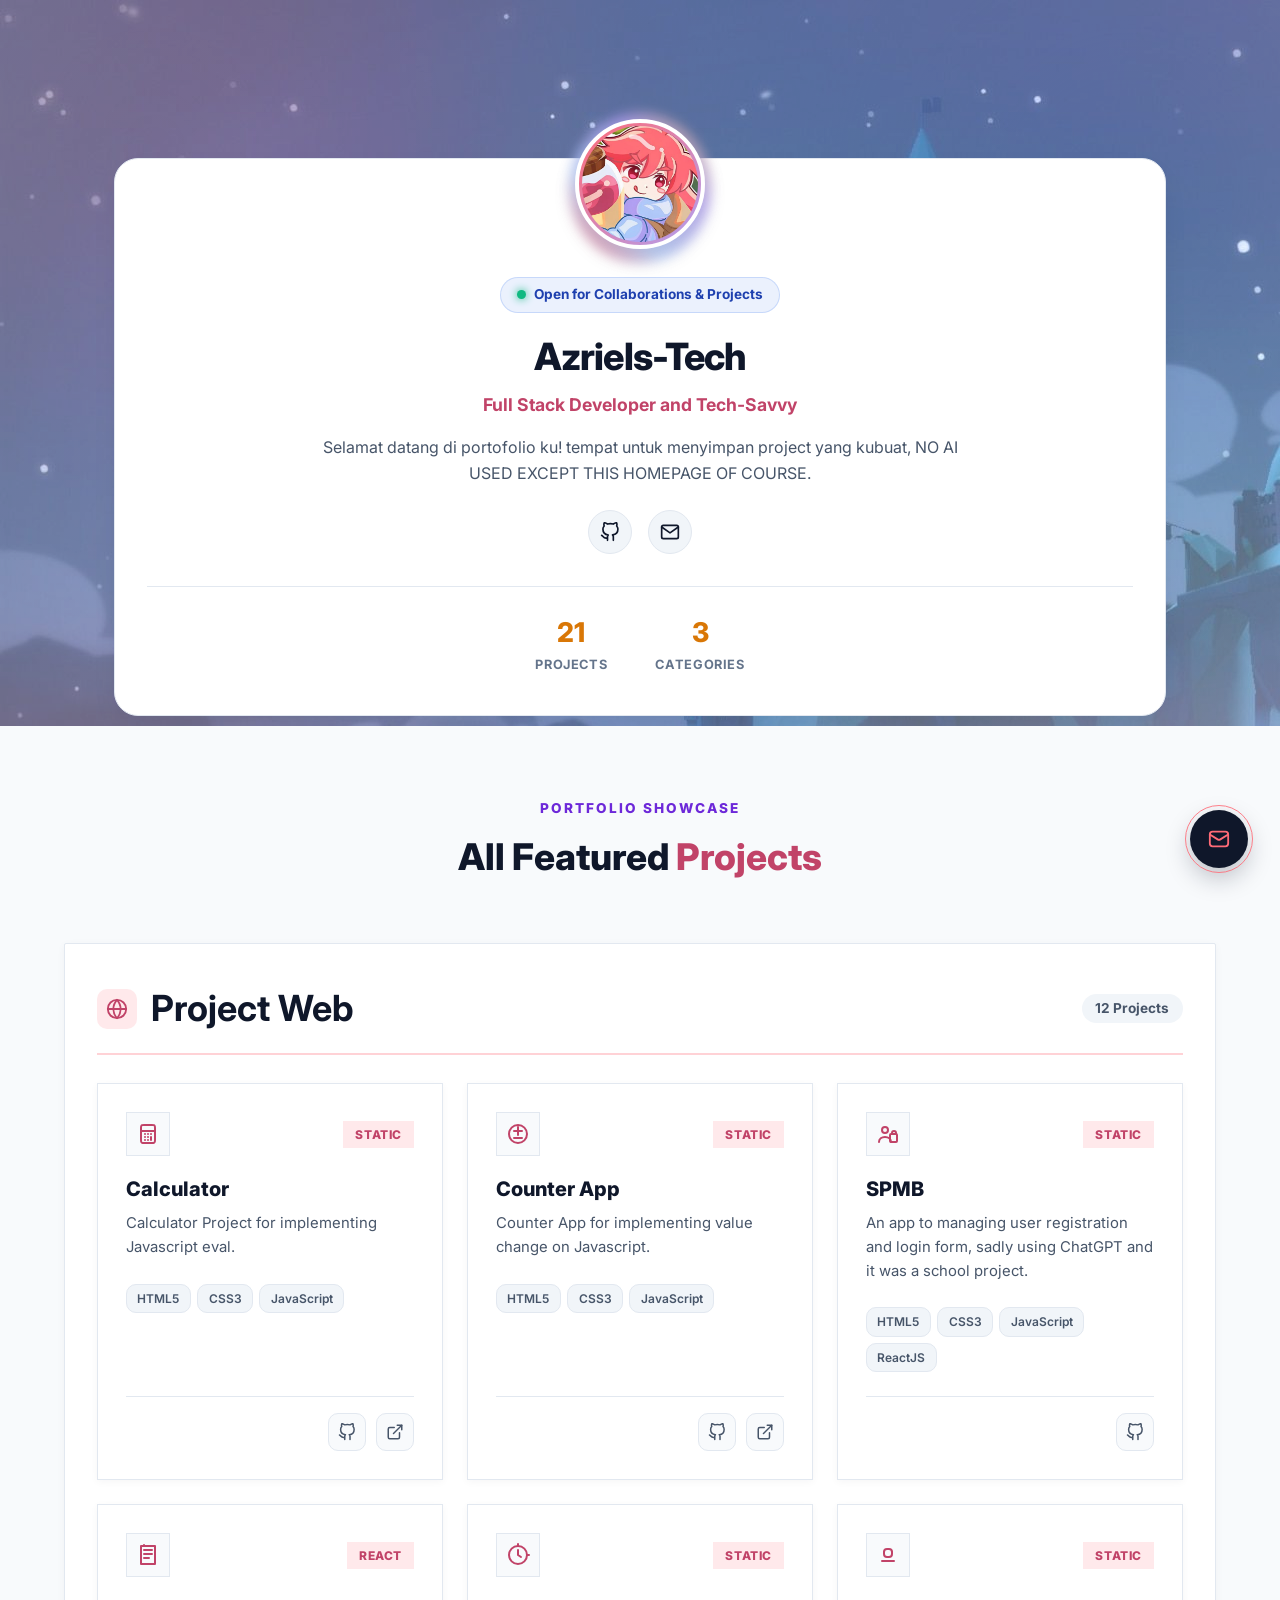
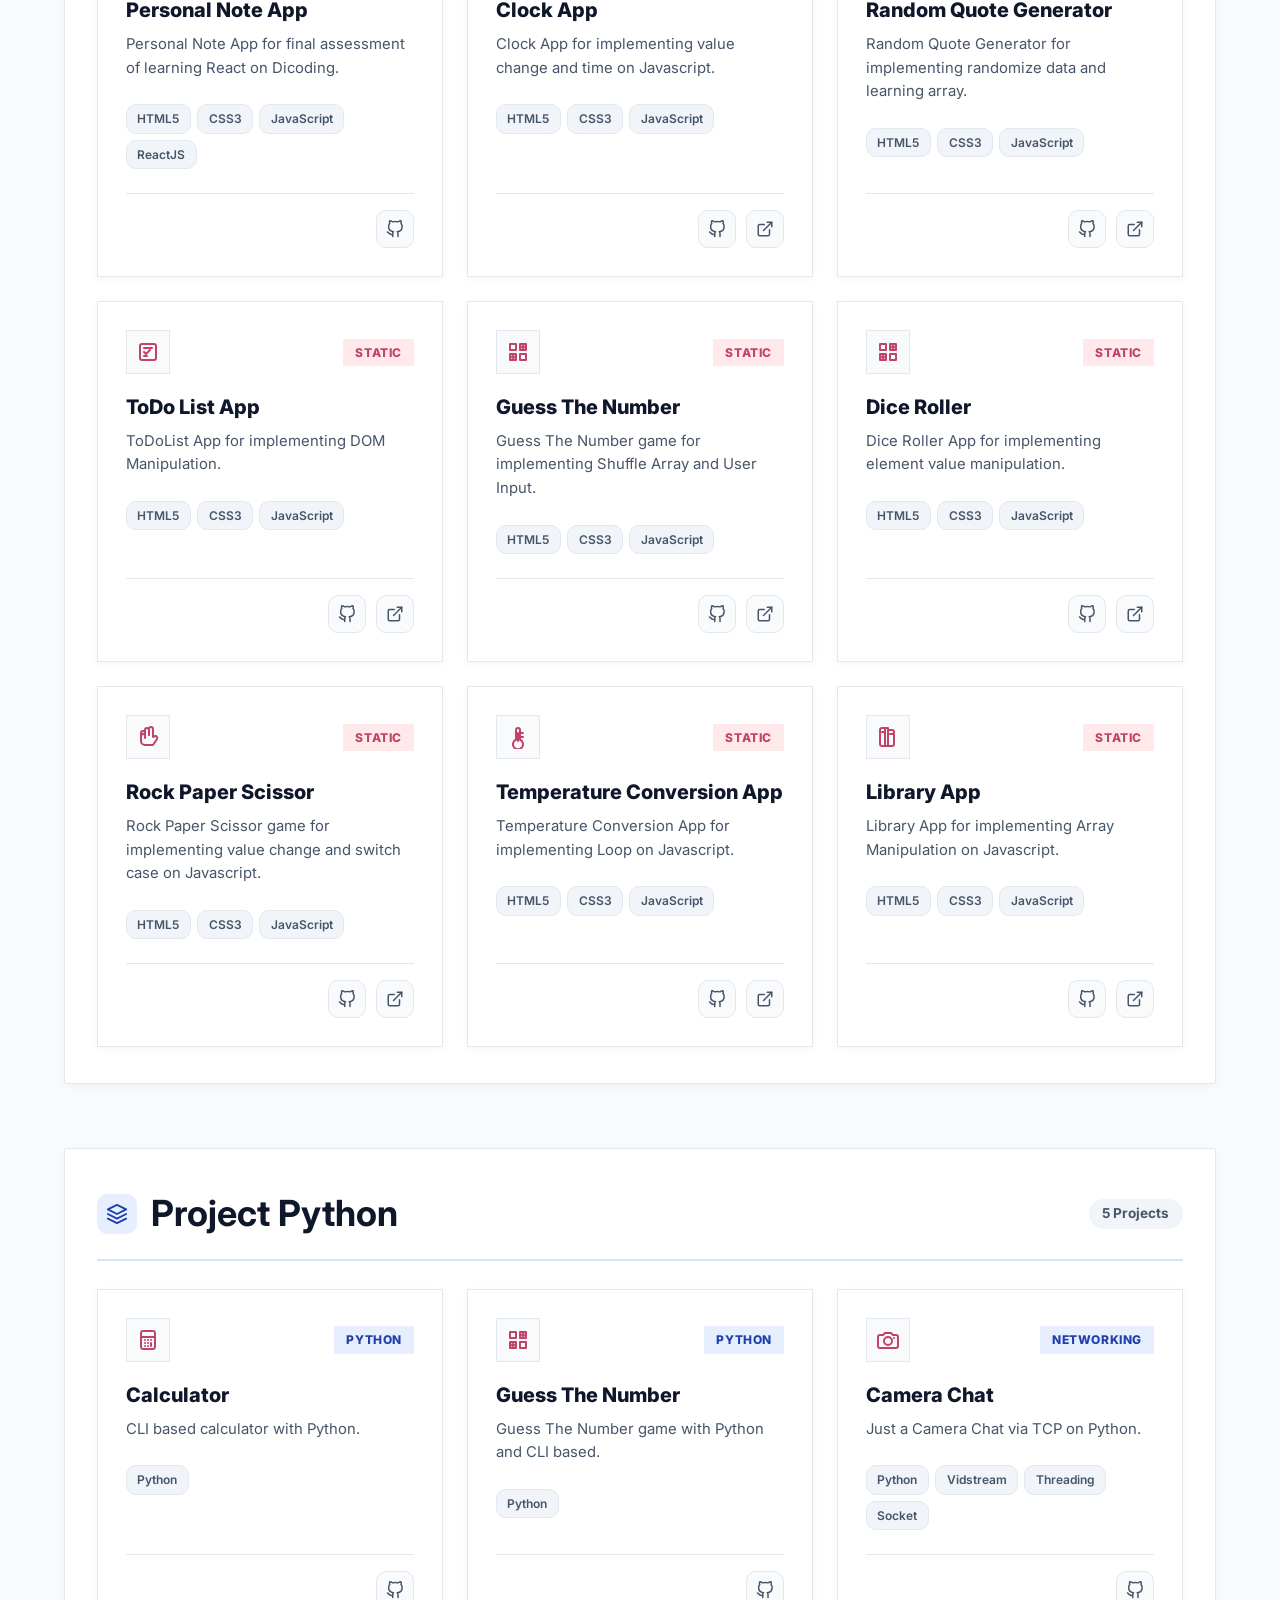
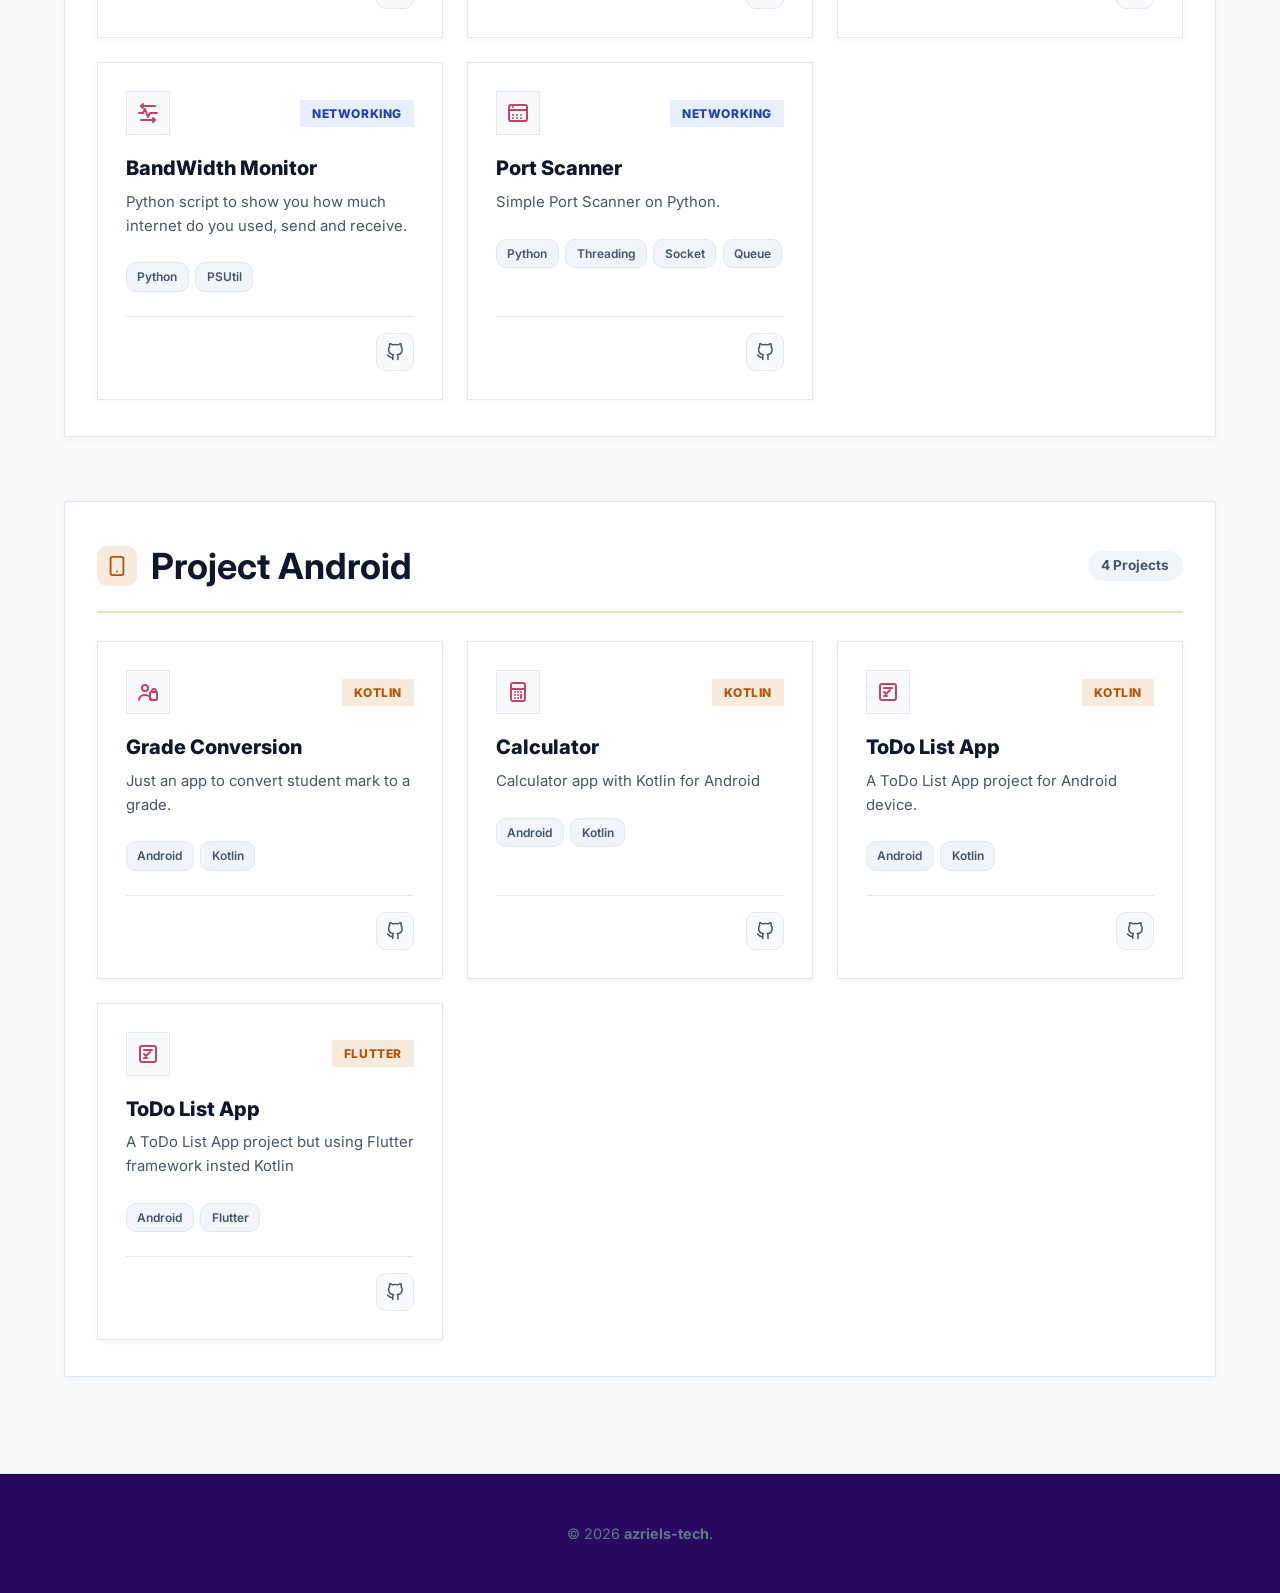
<file: index.html>
<!DOCTYPE html>
<html lang="en">
<head>
  <meta charset="UTF-8" />
  <meta name="viewport" content="width=device-width, initial-scale=1.0" />
  <title>Azriels-tech</title>
  <link rel="ICON" href="assets/img/pfp.jpg" type="image/x-icon">
  <meta name="description" content="Azriels-Tech portfolio">
  <meta name="keywords" content="technology, project, fullstack developer, tech-savvy">
  <meta name="author" content="azriels-tech">
  
  <!-- Google Fonts: Inter -->
  <link rel="preconnect" href="https://fonts.googleapis.com">
  <link rel="preconnect" href="https://fonts.gstatic.com" crossorigin>
  <link href="https://fonts.googleapis.com/css2?family=Inter:wght@400;500;600;700;800&display=swap" rel="stylesheet">
  
  <!-- Google tag (gtag.js) -->
  <script async src="https://www.googletagmanager.com/gtag/js?id=G-7TPVJN6Y9V"></script>
  <script>
    window.dataLayer = window.dataLayer || [];
    function gtag(){dataLayer.push(arguments);}
    gtag('js', new Date());

    gtag('config', 'G-7TPVJN6Y9V');
  </script>

  <!-- CSS Stylesheet -->
  <link rel="stylesheet" href="assets/css/style.css" />
</head>
<body>

  <!-- Navigation Bar
  <nav class="navbar">
    <a href="#" class="nav-brand">
      <span class="brand-dot"></span>
      <span>Azriel.dev</span>
    </a>
    <ul class="nav-links">
      <li><a href="#about" class="nav-link active">Home</a></li>
      <li><a href="#projects" class="nav-link">Projects</a></li>
      <li><a href="#contact" class="nav-link">Contact</a></li>
    </ul>
  </nav>
   -->

  <!-- Header Section dengan Wallpaper & Profil Avatar -->
  <header class="header-hero" id="about">
    <!-- Hero Wallpaper Latar Belakang Cerah -->
    <div class="hero-wallpaper">
      <div class="wallpaper-overlay"></div>
    </div>

    <!-- Container Kartu Profil Putih -->
    <div class="header-container">
      <div class="profile-card">
        <!-- Foto Profil / Avatar -->
        <div class="profile-avatar-wrapper">
          <div class="avatar-ring"></div>
          <div>
            <!--
            <svg viewBox="0 0 100 100" fill="none" xmlns="http://www.w3.org/2000/svg" style="width: 100%; height: 100%; border-radius: 50%;">
              <rect width="100" height="100" fill="#f8fafc"/>
              <circle cx="50" cy="40" r="22" fill="#b0c8f8"/>
              <path d="M15 88C15 68.67 30.67 53 50 53C69.33 53 85 68.67 85 88" fill="#ff6b77"/>
              <circle cx="50" cy="40" r="16" fill="#0f172a"/>
            </svg>
            -->
            <img class="profile-avatar" src="assets/img/pfp.jpg" alt="My Profile">
          </div>
        </div>

        <!-- Status Availability Badge -->
        <div class="profile-badge">
          <span class="badge-status-dot"></span>
          <span>Open for Collaborations & Projects</span>
        </div>

        <!-- Nama & Bio -->
        <h1 class="profile-name">Azriels-Tech</h1>
        <p class="profile-title">Full Stack Developer and Tech-Savvy</p>
        <p class="profile-bio">
          Selamat datang di portofolio ku! tempat untuk menyimpan project yang kubuat, NO AI USED EXCEPT THIS HOMEPAGE OF COURSE.
        </p>

        <!-- Social Media Buttons -->
        <div class="social-links">
          <!--
          <a href="https://linkedin.com" target="_blank" class="social-btn" title="LinkedIn">
            <svg xmlns="http://www.w3.org/2000/svg" width="20" height="20" viewBox="0 0 24 24" fill="none" stroke="currentColor" stroke-width="2" stroke-linecap="round" stroke-linejoin="round"><path d="M16 8a6 6 0 0 1 6 6v7h-4v-7a2 2 0 0 0-2-2 2 2 0 0 0-2 2v7h-4v-7a6 6 0 0 1 6-6z"/><rect x="2" y="9" width="4" height="12"/><circle cx="4" cy="4" r="2"/></svg>
          </a>
          <a href="https://twitter.com" target="_blank" class="social-btn" title="Twitter / X">
            <svg xmlns="http://www.w3.org/2000/svg" width="20" height="20" viewBox="0 0 24 24" fill="none" stroke="currentColor" stroke-width="2" stroke-linecap="round" stroke-linejoin="round"><path d="M23 3a10.9 10.9 0 0 1-3.14 1.53 4.48 4.48 0 0 0-7.86 3v1A10.66 10.66 0 0 1 3 4s-4 9 5 13a11.64 11.64 0 0 1-7 2c9 5 20 0 20-11.5a4.5 4.5 0 0 0-.08-.83A7.72 7.72 0 0 0 23 3z"/></svg>
          </a>
          -->
          <a href="https://github.com/azriels-tech" target="_blank" class="social-btn" title="GitHub">
            <svg xmlns="http://www.w3.org/2000/svg" width="20" height="20" viewBox="0 0 24 24" fill="none" stroke="currentColor" stroke-width="2" stroke-linecap="round" stroke-linejoin="round"><path d="M9 19c-5 1.5-5-2.5-7-3m14 6v-3.87a3.37 3.37 0 0 0-.94-2.61c3.14-.35 6.44-1.54 6.44-7A5.44 5.44 0 0 0 20 4.77 5.07 5.07 0 0 0 19.91 1S18.73.65 16 2.48a13.38 13.38 0 0 0-7 0C6.27.65 5.09 1 5.09 1A5.07 5.07 0 0 0 5 4.77a5.44 5.44 0 0 0-1.5 3.78c0 5.42 3.3 6.61 6.44 7A3.37 3.37 0 0 0 9 18.13V22"/></svg>
          </a>
          <a href="mailto:azrielstech@example.com" class="social-btn" title="Email Me">
            <svg xmlns="http://www.w3.org/2000/svg" width="20" height="20" viewBox="0 0 24 24" fill="none" stroke="currentColor" stroke-width="2" stroke-linecap="round" stroke-linejoin="round"><path d="M4 4h16c1.1 0 2 .9 2 2v12c0 1.1-.9 2-2 2H4c-1.1 0-2-.9-2-2V6c0-1.1.9-2 2-2z"/><polyline points="22,6 12,13 2,6"/></svg>
          </a>
        </div>

        <!-- Counter Statistik Ringkas -->
        <div class="profile-stats">
          <div class="stat-item">
            <span class="stat-value" id="stat-total-projects">0</span>
            <span class="stat-label">Projects</span>
          </div>
          <div class="stat-item">
            <span class="stat-value" id="stat-categories">0</span>
            <span class="stat-label">Categories</span>
          </div>
        </div>
      </div>
    </div>
  </header>

  <!-- Projects Main Section (Dirender Berurutan per Kategori via JavaScript) -->
  <main class="projects-section" id="projects">
    <div class="section-header">
      <span class="section-tag">Portfolio Showcase</span>
      <h2 class="section-title">All Featured <span>Projects</span></h2>
    </div>

    <!-- Container Utama Tempat JS Me-render Group Section Berurutan -->
    <div id="projects-container">
      <!-- JS will render category grouped sections (Web, Python, Flutter, Android, Scripting, Contribution) here -->
    </div>
  </main>

  <!-- Footer Section -->
  <footer class="footer" id="contact">
    <p>&copy; 2026 <strong>azriels-tech</strong>.</p>
  </footer>

  <!-- Floating Action Button (FAB) Kanan Bawah -->
  <a href="help" class="floating-action-btn" aria-label="Help Page" title="Need Help?">
    <span class="fab-ring"></span>
    <div class="fab-icon">
      <svg xmlns="http://www.w3.org/2000/svg" width="22" height="22" viewBox="0 0 24 24" fill="none" stroke="currentColor" stroke-width="2" stroke-linecap="round" stroke-linejoin="round">
        <rect x="2" y="4" width="20" height="16" rx="3" />
        <path d="m22 7-8.97 5.7a1.94 1.94 0 0 1-2.06 0L2 7" />
      </svg>
    </div>
  </a>

  <!-- File JavaScript Data & Logika Rendering -->
  <script src="assets/js/projects.js"></script>
  <script src="assets/js/script.js"></script>
</body>
</html>
</file>
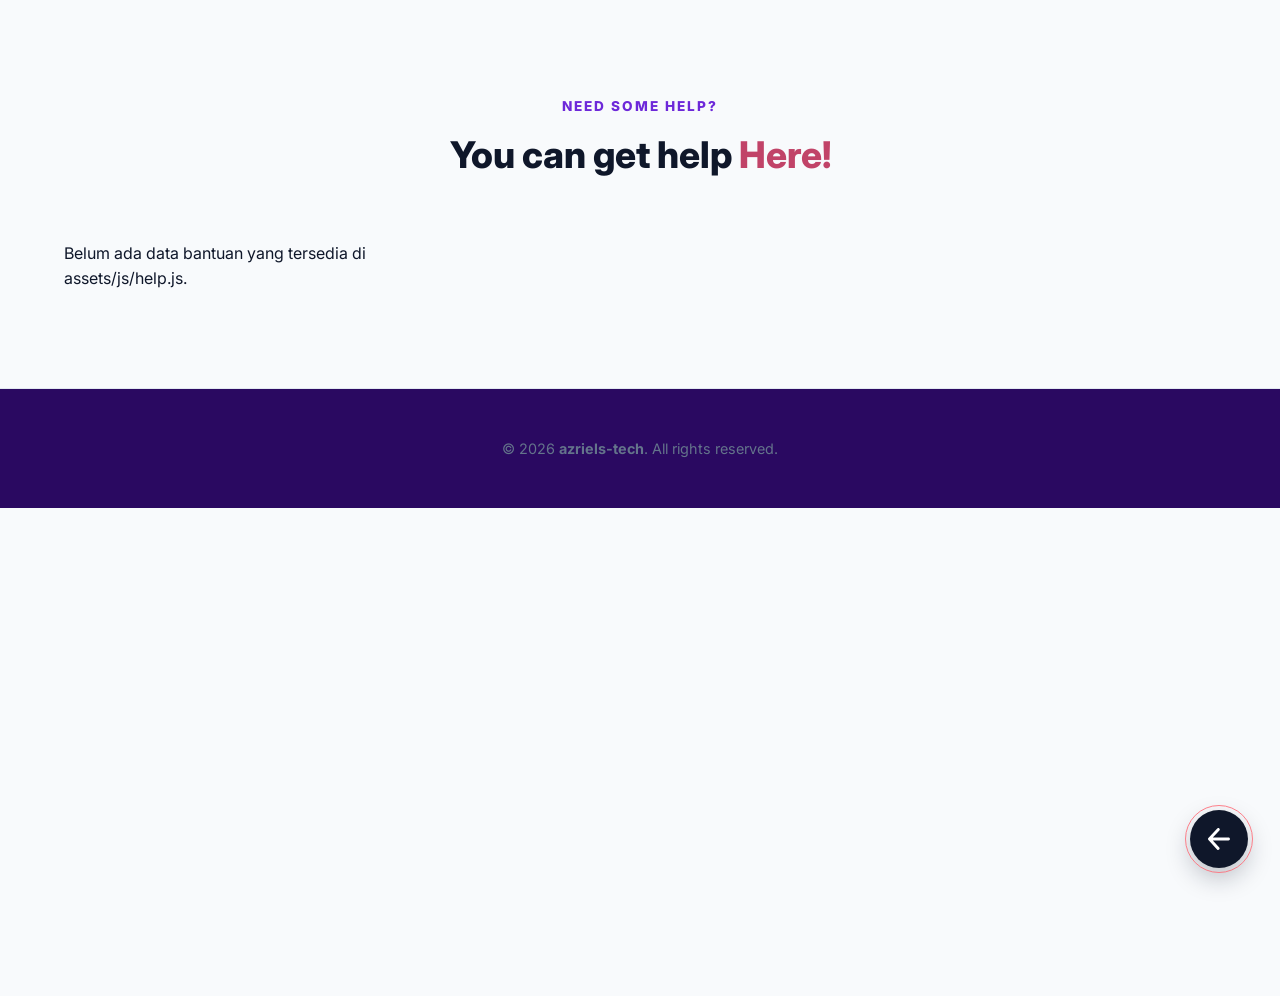
<file: help/index.html>
<!DOCTYPE html>
<html lang="id">
<head>
  <meta charset="UTF-8" />
  <meta name="viewport" content="width=device-width, initial-scale=1.0" />
  <title>Help Center & Resources | Azriels-tech</title>
  <link rel="ICON" href="../assets/img/pfp.jpg" type="image/x-icon">
  <meta name="description" content="Azriels-Tech Help Center and Documentation Resources">
  
  <!-- Google Fonts: Inter -->
  <link rel="preconnect" href="https://fonts.googleapis.com">
  <link rel="preconnect" href="https://fonts.gstatic.com" crossorigin>
  <link href="https://fonts.googleapis.com/css2?family=Inter:wght@400;500;600;700;800&display=swap" rel="stylesheet">
  
  <!-- Google tag (gtag.js) -->
  <script async src="https://www.googletagmanager.com/gtag/js?id=G-7TPVJN6Y9V"></script>
  <script>
    window.dataLayer = window.dataLayer || [];
    function gtag(){dataLayer.push(arguments);}
    gtag('js', new Date());

    gtag('config', 'G-7TPVJN6Y9V');
  </script>

  <!-- CSS Stylesheet -->
  <link rel="stylesheet" href="../assets/css/style.css" />
</head>
<body class="help-page">

  <!-- Main Help Section -->
  <main class="projects-section help-section" id="help" style="margin-top: 6rem;">
    <div class="section-header">
      <span class="section-tag">Need Some Help?</span>
      <h2 class="section-title">You can get help <span>Here!</span></h2>
    </div>

    <!-- Container Grid Kartu Help (Dirender via JavaScript dari assets/js/help.js) -->
    <div class="help-cards-grid" id="help-cards-container">
      <!-- JS will render help cards here -->
    </div>
  </main>

  <!-- Modal Overlay Detail Rincian (Diklik Card) -->
  <div class="help-modal-overlay" id="help-modal">
    <div class="help-modal-container">
      <!-- Left Column: Gambar Sampul -->
      <div class="help-modal-left" id="help-modal-left">
        <!-- JS will populate image here -->
      </div>

      <!-- Right Column: Informasi & Deskripsi Rinci + Tombol Aksi -->
      <div class="help-modal-right" id="help-modal-right">
        <!-- JS will populate detail info & button here -->
      </div>
    </div>
  </div>
  <!-- Footer Section -->
  <footer class="footer">
    <p>&copy; 2026 <strong>azriels-tech</strong>. All rights reserved.</p>
  </footer>

  <a href="../" class="floating-action-btn" aria-label="Help Page" title="Need Help?">
    <span class="fab-ring"></span>
    <div class="fab-icon">
      <svg fill="white" width="22px" height="22px" viewBox="0 0 1024 1024" xmlns="http://www.w3.org/2000/svg"><path d="M222.927 580.115l301.354 328.512c24.354 28.708 20.825 71.724-7.883 96.078s-71.724 20.825-96.078-7.883L19.576 559.963a67.846 67.846 0 01-13.784-20.022 68.03 68.03 0 01-5.977-29.488l.001-.063a68.343 68.343 0 017.265-29.134 68.28 68.28 0 011.384-2.6 67.59 67.59 0 0110.102-13.687L429.966 21.113c25.592-27.611 68.721-29.247 96.331-3.656s29.247 68.721 3.656 96.331L224.088 443.784h730.46c37.647 0 68.166 30.519 68.166 68.166s-30.519 68.166-68.166 68.166H222.927z"/></svg>
    </div>
  </a>

  <!-- Script Data Help & Script Logika Rendering -->
  <script src="../assets/js/help.js"></script>
  <script src="../assets/js/script.js"></script>
</body>
</html>
</file>
<file: assets/css/style.css>
/* ==========================================================================
   Azriel Portfolio Homepage Stylesheet (Light Theme Edition)
   Color Palette:
   - #ff6b77 (Coral Pink - Primary Accent)
   - #b0c8f8 (Soft Sky Blue - Secondary Accent)
   - #b19ff1 (Soft Lavender Purple - Tertiary Accent)
   - #e2bd8b (Warm Gold - Warm Highlight)
   - #c14368 (Deep Berry Crimson - Deep Accent / Buttons)
   ========================================================================== */

:root {
  /* Requested Color Scheme */
  --color-coral: #ff6b77;
  --color-blue: #b0c8f8;
  --color-purple: #b19ff1;
  --color-gold: #e2bd8b;
  --color-crimson: #c14368;

  /* UI Base Colors (Light Theme - White Dominant) */
  --bg-dark: #ffffff;
  --bg-body: #f8fafc;
  --bg-card: #ffffff;
  --bg-card-hover: #ffffff;
  --bg-header-overlay: rgba(255, 255, 255, 0.85);
  
  --text-main: #0f172a;
  --text-muted: #475569;
  --text-dim: #64748b;
  
  --border-light: #e2e8f0;
  --border-hover: rgba(255, 107, 119, 0.4);

  --font-family: 'Inter', system-ui, -apple-system, BlinkMacSystemFont, 'Segoe UI', Roboto, Oxygen, Ubuntu, Cantarell, sans-serif;
  --radius-sm: 10px;
  --radius-md: 16px;
  --radius-lg: 24px;
  --radius-full: 9999px;
  
  --shadow-sm: 0 2px 8px rgba(15, 23, 42, 0.04);
  --shadow-main: 0 12px 32px -8px rgba(15, 23, 42, 0.08);
  --shadow-hover: 0 20px 40px -12px rgba(193, 67, 104, 0.15);
  
  --transition: all 0.3s cubic-bezier(0.4, 0, 0.2, 1);
}

/* Reset & Global Settings */
* {
  margin: 0;
  padding: 0;
  box-sizing: border-box;
}

html {
  scroll-behavior: smooth;
}

body {
  font-family: var(--font-family);
  background-color: var(--bg-body);
  color: var(--text-main);
  line-height: 1.6;
  overflow-x: hidden;
  min-height: 100vh;
}

/* Navigation Bar */
.navbar {
  position: fixed;
  top: 0;
  left: 0;
  width: 100%;
  z-index: 1000;
  padding: 1.1rem 2rem;
  display: flex;
  justify-content: space-between;
  align-items: center;
  backdrop-filter: blur(16px);
  -webkit-backdrop-filter: blur(16px);
  background: rgba(255, 255, 255, 0.85);
  border-bottom: 1px solid var(--border-light);
  box-shadow: var(--shadow-sm);
  transition: var(--transition);
}

.nav-brand {
  display: flex;
  align-items: center;
  gap: 0.75rem;
  font-size: 1.25rem;
  font-weight: 800;
  text-decoration: none;
  color: var(--text-main);
}

.brand-dot {
  width: 12px;
  height: 12px;
  border-radius: 0;
  background: linear-gradient(135deg, var(--color-coral), var(--color-purple));
  box-shadow: 0 0 10px rgba(255, 107, 119, 0.5);
}

.nav-links {
  display: flex;
  gap: 1.5rem;
  list-style: none;
}

.nav-link {
  color: var(--text-muted);
  text-decoration: none;
  font-weight: 600;
  font-size: 0.95rem;
  transition: var(--transition);
  padding: 0.4rem 0.9rem;
  border-radius: 0;
}

.nav-link:hover, .nav-link.active {
  color: var(--color-crimson);
  background: rgba(255, 107, 119, 0.1);
}

/* Header Section & Wallpaper */
.header-hero {
  position: relative;
  min-height: 520px;
  padding-top: 5.5rem;
  display: flex;
  align-items: flex-end;
  justify-content: center;
  overflow: hidden;
  background-color: #ffffff;
}

/* Hero Wallpaper Background dengan warna cerah lembut */
.hero-wallpaper {
  position: absolute;
  top: 0;
  left: 0;
  width: 100%;
  height: 100%;
  z-index: 1;
  background: 
    radial-gradient(circle at 12% 20%, rgba(255, 107, 119, 0.18) 0%, transparent 45%),
    radial-gradient(circle at 88% 25%, rgba(176, 200, 248, 0.35) 0%, transparent 45%),
    radial-gradient(circle at 50% 85%, rgba(177, 159, 241, 0.25) 0%, transparent 50%),
    radial-gradient(circle at 75% 75%, rgba(226, 189, 139, 0.2) 0%, transparent 40%),
    linear-gradient(180deg, #f8fafc 0%, #ffffff 100%);
}

.wallpaper-overlay {
  position: absolute;
  inset: 0;
  /*background-image: radial-gradient(rgba(15, 23, 42, 0.05) 1.5px, transparent 1.5px);*/
  background-image: url("../img/wallpaper.png");
  background-size: fill;
  opacity: 0.7;
}

.header-container {
  position: relative;
  z-index: 2;
  width: 100%;
  max-width: 1100px;
  margin: 0 auto;
  padding: 2.5rem 1.5rem;
}

/* Profile Card Component (Serba Putih) */
.profile-card {
  display: flex;
  flex-direction: column;
  align-items: center;
  text-align: center;
  background: #ffffff;
  border: 1px solid var(--border-light);
  border-radius: var(--radius-lg);
  padding: 3rem 2rem 2.5rem;
  box-shadow: var(--shadow-main);
  transform: translateY(30px);
}

.profile-avatar-wrapper {
  position: relative;
  margin-top: -5.5rem;
  margin-bottom: 1.25rem;
}

.profile-avatar {
  width: 130px;
  height: 130px;
  border-radius: 50%;
  object-fit: cover;
  border: 4px solid #ffffff;
  box-shadow: 0 10px 25px rgba(0, 0, 0, 0.1);
  background: linear-gradient(135deg, var(--color-coral), var(--color-purple));
  padding: 3px;
  transition: var(--transition);
}

.avatar-ring {
  position: absolute;
  inset: -6px;
  border-radius: 50%;
  background: linear-gradient(45deg, var(--color-coral), var(--color-blue), var(--color-purple), var(--color-gold));
  z-index: -1;
  filter: blur(6px);
  opacity: 0.8;
  animation: spinGlow 8s linear infinite;
}

@keyframes spinGlow {
  0% { transform: rotate(0deg); }
  100% { transform: rotate(360deg); }
}

.profile-badge {
  display: inline-flex;
  align-items: center;
  gap: 0.5rem;
  padding: 0.4rem 1rem;
  background: rgba(176, 200, 248, 0.25);
  border: 1px solid rgba(176, 200, 248, 0.6);
  border-radius: var(--radius-full);
  color: #1e40af;
  font-size: 0.85rem;
  font-weight: 700;
  margin-bottom: 0.85rem;
}

.badge-status-dot {
  width: 9px;
  height: 9px;
  border-radius: 50%;
  background-color: #10b981;
  box-shadow: 0 0 8px #10b981;
}

.profile-name {
  font-size: 2.35rem;
  font-weight: 800;
  letter-spacing: -0.02em;
  margin-bottom: 0.25rem;
  color: var(--text-main);
}

.profile-title {
  font-size: 1.1rem;
  color: var(--color-crimson);
  font-weight: 700;
  margin-bottom: 1rem;
}

.profile-bio {
  max-width: 650px;
  color: var(--text-muted);
  font-size: 1rem;
  margin-bottom: 1.5rem;
  line-height: 1.6;
}

/* Social Links */
.social-links {
  display: flex;
  gap: 1rem;
  margin-bottom: 2rem;
}

.social-btn {
  display: flex;
  align-items: center;
  justify-content: center;
  width: 44px;
  height: 44px;
  border-radius: 50%;
  background: #f1f5f9;
  border: 1px solid var(--border-light);
  color: var(--text-main);
  text-decoration: none;
  transition: var(--transition);
}

.social-btn:hover {
  background: var(--color-crimson);
  color: #ffffff;
  border-color: var(--color-crimson);
  transform: translateY(-4px);
  box-shadow: 0 8px 18px rgba(193, 67, 104, 0.35);
}

/* Quick Stats Container */
.profile-stats {
  display: flex;
  gap: 3rem;
  padding-top: 1.5rem;
  border-top: 1px solid var(--border-light);
  width: 100%;
  justify-content: center;
}

.stat-item {
  display: flex;
  flex-direction: column;
  align-items: center;
}

.stat-value {
  font-size: 1.7rem;
  font-weight: 800;
  color: #d97706; /* Gold readable tone */
}

.stat-label {
  font-size: 0.8rem;
  text-transform: uppercase;
  letter-spacing: 0.05em;
  color: var(--text-dim);
  font-weight: 700;
}

/* Projects Main Section */
.projects-section {
  position: relative;
  max-width: 1200px;
  margin: 4.5rem auto 6rem;
  padding: 0 1.5rem;
}

.section-header {
  text-align: center;
  margin-bottom: 3.5rem;
}

.section-tag {
  color: #6d28d9;
  font-weight: 800;
  font-size: 0.85rem;
  letter-spacing: 0.15em;
  text-transform: uppercase;
  display: block;
  margin-bottom: 0.5rem;
}

.section-title {
  font-size: 2.3rem;
  font-weight: 800;
  color: var(--text-main);
}

.section-title span {
  color: var(--color-crimson);
}

/* Structural Category Grouping (Sequential Layout) */
.category-group {
  margin-bottom: 4rem;
  background: #ffffff;
  border: 1px solid var(--border-light);
  border-radius: 2px;
  padding: 2.25rem 2rem;
  box-shadow: var(--shadow-sm);
  transition: var(--transition);
}

.category-group:hover {
  box-shadow: var(--shadow-main);
}

.category-group-header {
  display: flex;
  align-items: center;
  justify-content: space-between;
  margin-bottom: 1.75rem;
  padding-bottom: 1rem;
  border-bottom: 2px solid #f1f5f9;
}

.category-group-title {
  display: flex;
  align-items: center;
  gap: 0.85rem;
  font-size: 1.5rem;
  font-weight: 800;
  color: var(--text-main);
}

.category-title-icon {
  width: 40px;
  height: 40px;
  border-radius: var(--radius-sm);
  display: flex;
  align-items: center;
  justify-content: center;
}

.category-count-badge {
  font-size: 0.85rem;
  font-weight: 700;
  padding: 0.25rem 0.85rem;
  border-radius: var(--radius-full);
  background: #f1f5f9;
  color: var(--text-muted);
}

/* Category Accent Styles */
.category-group[data-category="Web"] .category-title-icon {
  background: rgba(255, 107, 119, 0.15);
  color: var(--color-crimson);
}
.category-group[data-category="Web"] .category-group-header {
  border-bottom-color: rgba(255, 107, 119, 0.3);
}

.category-group[data-category="Python"] .category-title-icon {
  background: rgba(176, 200, 248, 0.3);
  color: #1e40af;
}
.category-group[data-category="Python"] .category-group-header {
  border-bottom-color: rgba(176, 200, 248, 0.5);
}

.category-group[data-category="Flutter"] .category-title-icon {
  background: rgba(177, 159, 241, 0.3);
  color: #6d28d9;
}
.category-group[data-category="Flutter"] .category-group-header {
  border-bottom-color: rgba(177, 159, 241, 0.5);
}

.category-group[data-category="Android"] .category-title-icon {
  background: rgba(226, 189, 139, 0.3);
  color: #b45309;
}
.category-group[data-category="Android"] .category-group-header {
  border-bottom-color: rgba(226, 189, 139, 0.5);
}

.category-group[data-category="Scripting"] .category-title-icon {
  background: rgba(193, 67, 104, 0.15);
  color: var(--color-crimson);
}
.category-group[data-category="Scripting"] .category-group-header {
  border-bottom-color: rgba(193, 67, 104, 0.3);
}

.category-group[data-category="Contribution"] .category-title-icon {
  background: rgba(52, 211, 153, 0.2);
  color: #047857;
}
.category-group[data-category="Contribution"] .category-group-header {
  border-bottom-color: rgba(52, 211, 153, 0.4);
}

/* Projects Grid inside Category Section */
.projects-grid {
  display: grid;
  grid-template-columns: repeat(auto-fill, minmax(320px, 1fr));
  gap: 1.5rem;
}

/* Project Card Styling (White Clean Card) */
.project-card {
  background: #ffffff;
  border: 1px solid var(--border-light);
  border-radius: 0;
  padding: 1.75rem;
  display: flex;
  flex-direction: column;
  justify-content: space-between;
  transition: var(--transition);
  position: relative;
  overflow: hidden;
  box-shadow: var(--shadow-sm);
}

.project-card::before {
  content: '';
  position: absolute;
  top: 0;
  left: 0;
  width: 100%;
  height: 4px;
  background: linear-gradient(90deg, var(--color-coral), var(--color-purple));
  opacity: 0;
  transition: var(--transition);
}

.project-card:hover {
  transform: translateY(-6px);
  border-color: var(--border-hover);
  box-shadow: var(--shadow-hover);
}

.project-card:hover::before {
  opacity: 1;
}

.card-top {
  display: flex;
  align-items: center;
  justify-content: space-between;
  margin-bottom: 1.25rem;
}

.card-icon {
  width: 44px;
  height: 44px;
  border-radius: 0;
  background: #f8fafc;
  display: flex;
  align-items: center;
  justify-content: center;
  color: var(--color-crimson);
  border: 1px solid var(--border-light);
}

.card-category-badge {
  font-size: 0.75rem;
  font-weight: 800;
  padding: 0.25rem 0.75rem;
  border-radius: 0;
  text-transform: uppercase;
  letter-spacing: 0.05em;
}

/* Category Specific Badge Styling */
.project-card[data-category="Web"] .card-category-badge {
  background: rgba(255, 107, 119, 0.15);
  color: var(--color-crimson);
}
.project-card[data-category="Python"] .card-category-badge {
  background: rgba(176, 200, 248, 0.3);
  color: #1e40af;
}
.project-card[data-category="Flutter"] .card-category-badge {
  background: rgba(177, 159, 241, 0.3);
  color: #6d28d9;
}
.project-card[data-category="Android"] .card-category-badge {
  background: rgba(226, 189, 139, 0.3);
  color: #b45309;
}
.project-card[data-category="Scripting"] .card-category-badge {
  background: rgba(193, 67, 104, 0.15);
  color: var(--color-crimson);
}
.project-card[data-category="Contribution"] .card-category-badge {
  background: rgba(52, 211, 153, 0.2);
  color: #047857;
}

.card-title {
  font-size: 1.25rem;
  font-weight: 800;
  color: var(--text-main);
  margin-bottom: 0.6rem;
  line-height: 1.3;
}

.card-description {
  font-size: 0.93rem;
  color: var(--text-muted);
  margin-bottom: 1.5rem;
  display: -webkit-box;
  -webkit-line-clamp: 3;
  -webkit-box-orient: vertical;
  overflow: hidden;
  line-height: 1.6;
}

.card-tags {
  display: flex;
  flex-wrap: wrap;
  gap: 0.4rem;
  margin-bottom: 1.5rem;
}

.tag-badge {
  font-size: 0.75rem;
  font-weight: 600;
  padding: 0.25rem 0.65rem;
  background: #f1f5f9;
  color: var(--text-muted);
  border-radius: var(--radius-sm);
  border: 1px solid var(--border-light);
}

.card-bottom {
  display: flex;
  align-items: center;
  justify-content: space-between;
  padding-top: 1rem;
  border-top: 1px solid var(--border-light);
}

.card-stats {
  display: flex;
  gap: 1rem;
  font-size: 0.85rem;
  font-weight: 700;
  color: var(--text-dim);
}

.stat-box {
  display: flex;
  align-items: center;
  gap: 0.35rem;
}

.card-actions {
  display: flex;
  gap: 0.6rem;
}

.card-link {
  display: flex;
  align-items: center;
  justify-content: center;
  width: 38px;
  height: 38px;
  border-radius: var(--radius-sm);
  background: #f8fafc;
  border: 1px solid var(--border-light);
  color: var(--text-muted);
  text-decoration: none;
  transition: var(--transition);
}

.card-link:hover {
  background: var(--color-crimson);
  color: #ffffff;
  border-color: var(--color-crimson);
}

/* Footer Section */
.footer {
  text-align: center;
  padding: 3rem 1.5rem;
  border-top: 1px solid var(--border-light);
  background: #2a0961;
  color: var(--text-dim);
  font-size: 0.9rem;
}

.footer-heart {
  color: var(--color-coral);
}

/* Responsive Media Queries */
@media (max-width: 768px) {
  .navbar {
    padding: 1rem 1.25rem;
  }

  .nav-links {
    display: none;
  }

  .header-hero {
    min-height: 460px;
  }

  .profile-card {
    padding: 2rem 1.25rem 1.75rem;
  }

  .profile-avatar {
    width: 110px;
    height: 110px;
  }

  .profile-name {
    font-size: 1.85rem;
  }

  .category-group {
    padding: 1.5rem 1.25rem;
  }

  .projects-grid {
    grid-template-columns: 1fr;
  }
}

/* Floating Action Button (FAB) Kanan Bawah */
.floating-action-btn {
  position: fixed;
  bottom: 2rem;
  right: 2rem;
  width: 58px;
  height: 58px;
  border-radius: 50%;
  background: #0f172a;
  color: var(--color-coral);
  display: flex;
  align-items: center;
  justify-content: center;
  text-decoration: none;
  z-index: 9999;
  box-shadow: 0 10px 25px rgba(15, 23, 42, 0.25);
  transition: all 0.35s cubic-bezier(0.4, 0, 0.2, 1);
}

.floating-action-btn .fab-ring {
  position: absolute;
  inset: -5px;
  border-radius: 50%;
  border: 1.5px solid var(--color-coral);
  opacity: 0.85;
  transition: all 0.35s ease;
  animation: fabPulse 3s infinite ease-in-out;
}

.floating-action-btn .fab-icon {
  display: flex;
  align-items: center;
  justify-content: center;
  transition: transform 0.3s ease;
}

.floating-action-btn:hover {
  transform: translateY(-4px) scale(1.08);
  background: var(--color-crimson);
  color: #ffffff;
  box-shadow: 0 14px 30px rgba(193, 67, 104, 0.4);
}

.floating-action-btn:hover .fab-ring {
  inset: -8px;
  border-color: var(--color-purple);
  opacity: 1;
  box-shadow: 0 0 15px rgba(255, 107, 119, 0.4);
}

.floating-action-btn:hover .fab-icon {
  transform: scale(1.1);
}

@keyframes fabPulse {
  0%, 100% {
    box-shadow: 0 0 0 0 rgba(255, 107, 119, 0.3);
  }
  50% {
    box-shadow: 0 0 0 6px rgba(255, 107, 119, 0);
  }
}

@media (max-width: 768px) {
  .floating-action-btn {
    bottom: 1.5rem;
    right: 1.5rem;
    width: 52px;
    height: 52px;
  }
}

/* ==========================================================================
   HELP CENTER CARDS & MODAL STYLING (SESUAI SAMPEL GAMBAR)
   ========================================================================== */

.help-cards-grid {
  display: grid;
  grid-template-columns: repeat(auto-fill, minmax(290px, 1fr));
  gap: 2rem;
  margin-bottom: 4rem;
}

/* Help Card Item */
.help-card {
  background: #ffffff;
  border-radius: var(--radius-md);
  border: 1px solid var(--border-light);
  overflow: hidden;
  box-shadow: var(--shadow-sm);
  display: flex;
  flex-direction: column;
  transition: var(--transition);
  cursor: pointer;
  position: relative;
}

.help-card:hover {
  transform: translateY(-6px);
  box-shadow: var(--shadow-main);
  border-color: rgba(16, 185, 129, 0.4);
}

/* Cover Image Atas dengan Tint Latar Belakang */
.help-card-cover {
  width: 100%;
  height: 260px;
  display: flex;
  align-items: center;
  justify-content: center;
  padding: 1.5rem;
  overflow: hidden;
}

.help-card-cover img {
  max-width: 80%;
  max-height: 100%;
  object-fit: contain;
  border-radius: 6px;
  box-shadow: 0 8px 20px rgba(0, 0, 0, 0.15);
  transition: transform 0.3s ease;
}

.help-card:hover .help-card-cover img {
  transform: scale(1.05);
}

/* Pagination Dots */
.help-card-dots {
  display: flex;
  justify-content: center;
  gap: 6px;
  padding: 0.8rem 0 0.2rem;
}

.help-card-dots .dot {
  width: 8px;
  height: 8px;
  border-radius: 50%;
  background: #e2e8f0;
  transition: var(--transition);
}

.help-card-dots .dot.active {
  background: #10b981;
  width: 10px;
  border-radius: 4px;
}

/* Body Kartu */
.help-card-body {
  padding: 1.25rem 1.5rem 1.5rem;
  display: flex;
  flex-direction: column;
  flex-grow: 1;
  justify-content: space-between;
}

.help-card-header {
  display: flex;
  align-items: center;
  justify-content: space-between;
  gap: 0.5rem;
  margin-bottom: 1rem;
}

.help-card-title {
  font-size: 1.15rem;
  font-weight: 800;
  color: var(--text-main);
  line-height: 1.3;
}

.help-card-price {
  font-size: 0.9rem;
  font-weight: 800;
  color: #10b981;
  white-space: nowrap;
}

.help-card-desc-wrapper {
  margin-bottom: 1.5rem;
}

.help-desc-label {
  display: block;
  font-size: 0.72rem;
  font-weight: 800;
  letter-spacing: 0.08em;
  color: var(--text-dim);
  text-transform: uppercase;
  margin-bottom: 0.4rem;
}

.help-card-short-desc {
  font-size: 0.88rem;
  color: var(--text-muted);
  line-height: 1.5;
  display: -webkit-box;
  -webkit-line-clamp: 3;
  -webkit-box-orient: vertical;
  overflow: hidden;
}

/* Tombol Aksi Full Width */
.help-action-btn {
  width: 100%;
  padding: 0.85rem 1.25rem;
  border-radius: var(--radius-sm);
  background: #10b981;
  color: #ffffff;
  border: none;
  font-size: 0.95rem;
  font-weight: 700;
  cursor: pointer;
  text-align: center;
  text-decoration: none;
  display: inline-block;
  transition: var(--transition);
  box-shadow: 0 4px 12px rgba(16, 185, 129, 0.25);
}

.help-action-btn:hover {
  background: #059669;
  box-shadow: 0 6px 18px rgba(16, 185, 129, 0.4);
  transform: translateY(-2px);
}

/* ==========================================================================
   POPUP MODAL RINCIAN DETAIL (GAMBAR KIRI, INFO KANAN)
   ========================================================================== */

.help-modal-overlay {
  position: fixed;
  inset: 0;
  z-index: 10000;
  background: rgba(15, 23, 42, 0.6);
  backdrop-filter: blur(8px);
  -webkit-backdrop-filter: blur(8px);
  display: flex;
  align-items: center;
  justify-content: center;
  padding: 1.5rem;
  opacity: 0;
  pointer-events: none;
  transition: opacity 0.3s ease;
}

.help-modal-overlay.active {
  opacity: 1;
  pointer-events: auto;
}

.help-modal-container {
  background: #ffffff;
  border-radius: var(--radius-lg);
  width: 100%;
  max-width: 850px;
  max-height: 90vh;
  overflow-y: auto;
  display: flex;
  box-shadow: 0 25px 50px -12px rgba(0, 0, 0, 0.25);
  transform: scale(0.95);
  transition: transform 0.3s cubic-bezier(0.34, 1.56, 0.64, 1);
  position: relative;
}

.help-modal-overlay.active .help-modal-container {
  transform: scale(1);
}

/* Kolom Kiri: Gambar */
.help-modal-left {
  flex: 1;
  min-width: 320px;
  background: #f8fafc;
  display: flex;
  align-items: center;
  justify-content: center;
}

.modal-cover-wrapper {
  width: 100%;
  height: 100%;
  min-height: 350px;
  display: flex;
  align-items: center;
  justify-content: center;
  padding: 2.5rem;
}

.modal-cover-wrapper img {
  max-width: 90%;
  max-height: 320px;
  object-fit: contain;
  border-radius: 8px;
  box-shadow: 0 12px 30px rgba(0, 0, 0, 0.2);
}

/* Kolom Kanan: Informasi & Deskripsi Rincian */
.help-modal-right {
  flex: 1.2;
  padding: 2.5rem 2rem;
  display: flex;
  flex-direction: column;
  justify-content: space-between;
  position: relative;
}

.help-modal-close {
  position: absolute;
  top: 1.25rem;
  right: 1.25rem;
  width: 36px;
  height: 36px;
  border-radius: 50%;
  background: #f1f5f9;
  border: 1px solid var(--border-light);
  color: var(--text-main);
  font-size: 1.5rem;
  line-height: 1;
  cursor: pointer;
  display: flex;
  align-items: center;
  justify-content: center;
  transition: var(--transition);
}

.help-modal-close:hover {
  background: var(--color-crimson);
  color: #ffffff;
  border-color: var(--color-crimson);
}

.modal-price-badge {
  display: inline-block;
  padding: 0.35rem 0.85rem;
  border-radius: var(--radius-full);
  background: rgba(16, 185, 129, 0.15);
  color: #047857;
  font-size: 0.85rem;
  font-weight: 800;
  margin-bottom: 0.75rem;
}

.modal-title {
  font-size: 1.75rem;
  font-weight: 800;
  color: var(--text-main);
  line-height: 1.25;
  margin-bottom: 1.5rem;
}

.modal-desc-section {
  margin-bottom: 2rem;
}

.modal-full-desc {
  font-size: 0.95rem;
  color: var(--text-muted);
  line-height: 1.7;
}

.modal-action-footer {
  margin-top: auto;
  padding-top: 1rem;
}

/* Responsive Modal untuk Seluler */
@media (max-width: 768px) {
  .help-modal-container {
    flex-direction: column;
    max-height: 95vh;
  }

  .help-modal-left {
    min-width: 100%;
  }

  .modal-cover-wrapper {
    min-height: 240px;
    padding: 1.5rem;
  }

  .help-modal-right {
    padding: 1.75rem 1.5rem;
  }

  .modal-title {
    font-size: 1.4rem;
  }
}
</file>
